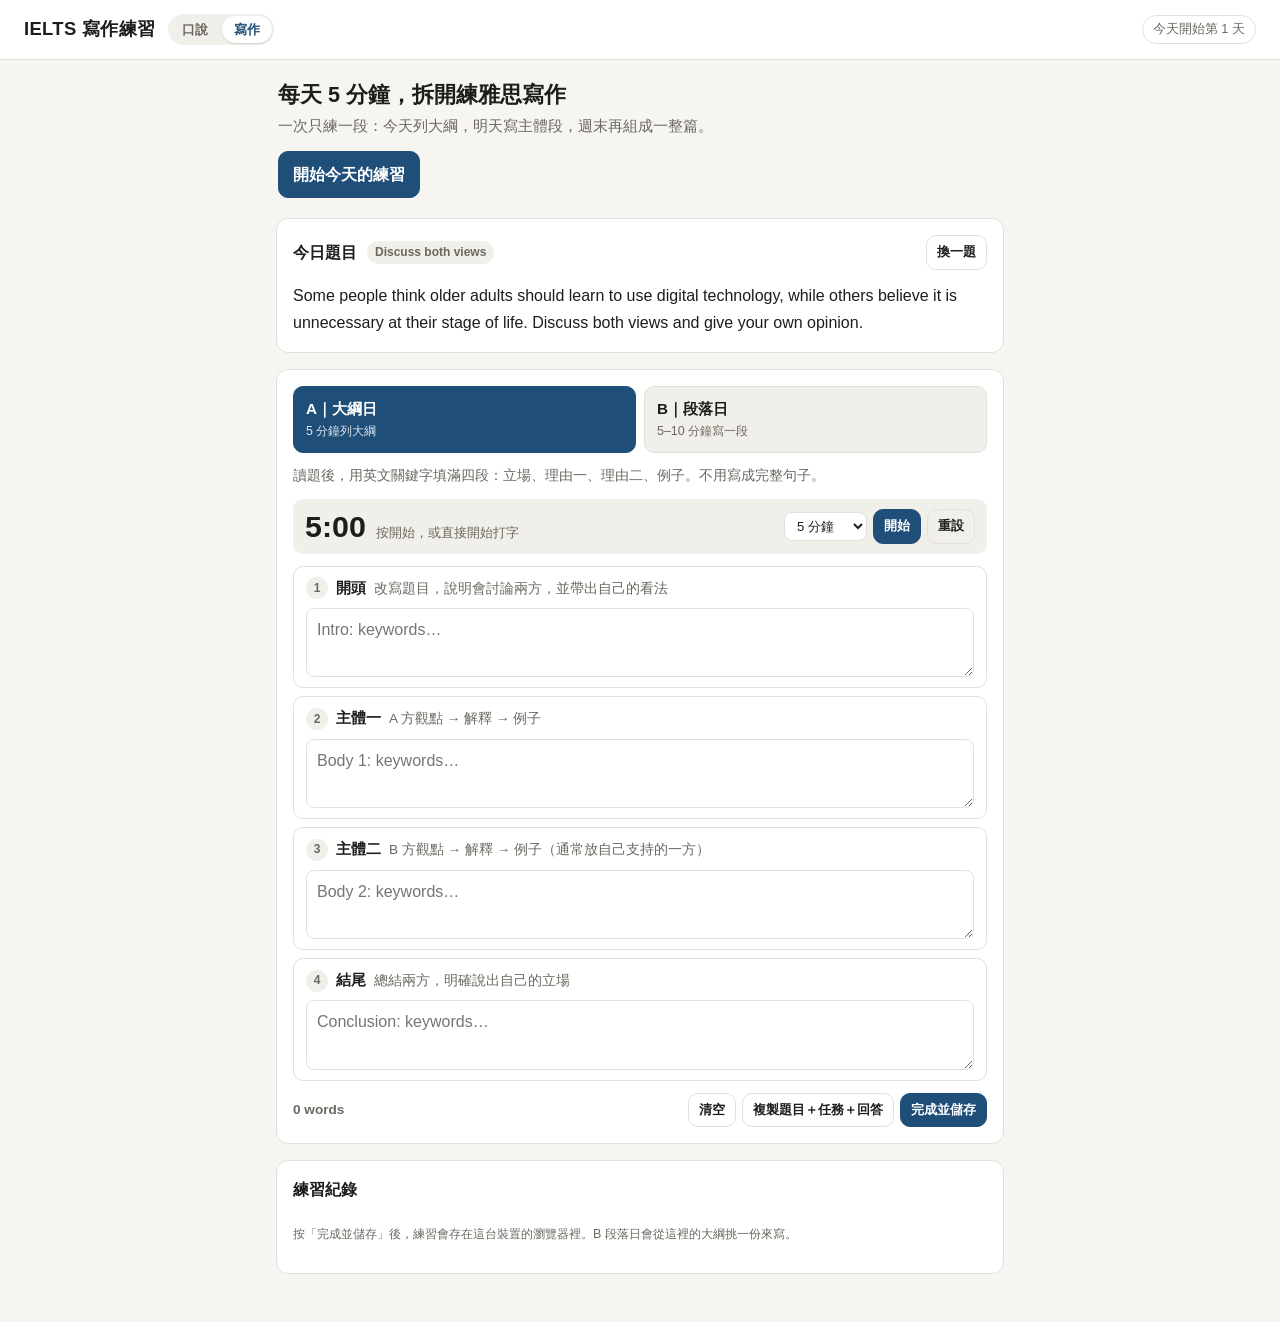
<file: writing/index.html>
<!DOCTYPE html>
<html lang="zh-Hant">

<head>
  <meta charset="UTF-8" />
  <meta name="viewport" content="width=device-width, initial-scale=1.0, viewport-fit=cover" />
  <title>IELTS 寫作練習</title>
  <meta name="description" content="IELTS Writing Task 2 每日 5 分鐘拆段練習" />
  <meta name="theme-color" content="#f6f5f1" media="(prefers-color-scheme: light)" />
  <meta name="theme-color" content="#151614" media="(prefers-color-scheme: dark)" />
  <meta name="apple-mobile-web-app-capable" content="yes" />
  <meta name="mobile-web-app-capable" content="yes" />
  <meta name="apple-mobile-web-app-title" content="IELTS 寫作" />
  <meta name="apple-mobile-web-app-status-bar-style" content="default" />
  <link rel="manifest" href="manifest.webmanifest" />
  <link rel="icon" href="../icons/icon.svg" type="image/svg+xml" />
  <link rel="apple-touch-icon" href="../icons/apple-touch-icon.png" />
  <link rel="stylesheet" href="../style.css" />
  <link rel="stylesheet" href="writing.css" />
</head>

<body>
  <header class="topbar">
    <div class="brand">
      <h1>IELTS 寫作練習</h1>
      <nav class="site-nav" aria-label="練習項目">
        <a href="../">口說</a>
        <a href="./" aria-current="page">寫作</a>
      </nav>
    </div>
    <div class="topbar-right">
      <span id="streak" class="pill" data-kind="off">還沒開始連續練習</span>
    </div>
  </header>

  <main class="w-main">
    <section class="w-hero">
      <h2>每天 5 分鐘，拆開練雅思寫作</h2>
      <p>一次只練一段：今天列大綱，明天寫主體段，週末再組成一整篇。</p>
      <button id="startBtn" class="btn primary" type="button">開始今天的練習</button>
    </section>

    <section class="w-card" aria-labelledby="promptHead">
      <div class="w-card-head">
        <h3 id="promptHead">今日題目</h3>
        <span id="promptType" class="w-tag"></span>
        <button id="swapBtn" class="btn small ghost" type="button">換一題</button>
      </div>
      <p id="promptText" class="w-prompt" lang="en"></p>
      <p id="promptSource" class="tip" hidden></p>
    </section>

    <section id="practice" class="w-card w-practice" aria-label="練習區">
      <div class="w-modes" role="tablist" aria-label="練習模式">
        <button id="modeA" class="w-mode" role="tab" type="button" data-mode="A">
          <b>A｜大綱日</b><small>5 分鐘列大綱</small>
        </button>
        <button id="modeB" class="w-mode" role="tab" type="button" data-mode="B">
          <b>B｜段落日</b><small>5–10 分鐘寫一段</small>
        </button>
      </div>
      <p id="modeDesc" class="w-mode-desc"></p>

      <div id="bControls" class="w-bcontrols" hidden>
        <label class="w-field">選擇大綱
          <select id="outlineSelect"></select>
        </label>
        <div class="w-field">這次要寫
          <div id="sectionPicker" class="w-segments" role="radiogroup" aria-label="要寫的段落"></div>
        </div>
      </div>

      <div class="w-timer" data-state="idle">
        <div class="w-clock-box">
          <span id="timerClock" class="w-clock">5:00</span>
          <span id="timerNote" class="w-timer-note">按開始，或直接開始打字</span>
        </div>
        <div class="w-timer-actions">
          <select id="timerLength" aria-label="計時長度">
            <option value="300">5 分鐘</option>
            <option value="600">10 分鐘</option>
            <option value="2400">40 分鐘</option>
          </select>
          <button id="timerToggle" class="btn small primary" type="button">開始</button>
          <button id="timerReset" class="btn small ghost" type="button">重設</button>
        </div>
      </div>

      <ol id="tasks" class="w-tasks"></ol>

      <label id="paragraphBox" class="w-paragraph" hidden>
        <span id="paragraphLabel" class="w-paragraph-label"></span>
        <textarea id="paragraph" rows="9" lang="en" spellcheck="true" placeholder="Write your paragraph here…"></textarea>
      </label>

      <div class="w-footer">
        <span id="wordCount" class="w-count">0 words</span>
        <div class="w-footer-actions">
          <button id="clearBtn" class="btn small ghost" type="button">清空</button>
          <button id="copyBtn" class="btn small ghost" type="button">複製題目＋任務＋回答</button>
          <button id="saveBtn" class="btn small primary" type="button">完成並儲存</button>
        </div>
      </div>
      <p id="saveNote" class="tip" hidden></p>
    </section>

    <section class="w-card" aria-labelledby="recordHead">
      <div class="w-card-head">
        <h3 id="recordHead">練習紀錄</h3>
        <span id="recordCount" class="w-tag"></span>
      </div>
      <p id="recordEmpty" class="tip">按「完成並儲存」後，練習會存在這台裝置的瀏覽器裡。B 段落日會從這裡的大綱挑一份來寫。</p>
      <ul id="records" class="w-records"></ul>
    </section>
  </main>

  <script src="prompts.js"></script>
  <script src="writing.js"></script>
</body>

</html>
</file>
<file: style.css>
:root {
  --bg: #f6f5f1;
  --panel: #ffffff;
  --panel-2: #f1efe9;
  --border: #e3e0d8;
  --text: #1d1d1b;
  --muted: #6b6860;
  --accent: #1f4e79;
  --accent-text: #ffffff;
  --danger: #b4323a;
  --live: #2f7d4f;
  --warn: #b26a00;
  --examiner: #1f4e79;
  --candidate: #8a4b14;
  --examiner-bg: #eef3f8;
  --candidate-bg: #fbf3ea;
  --radius: 12px;
  --font: -apple-system, BlinkMacSystemFont, "PingFang TC", "Noto Sans TC", "Microsoft JhengHei", "Segoe UI", sans-serif;
  color-scheme: light;
}

@media (prefers-color-scheme: dark) {
  :root {
    --bg: #151614;
    --panel: #1e1f1c;
    --panel-2: #262723;
    --border: #34352f;
    --text: #ecebe6;
    --muted: #a19f97;
    --accent: #7fb0e0;
    --accent-text: #0e1a26;
    --danger: #e0727a;
    --live: #6cc28f;
    --warn: #e5a54a;
    --examiner: #8fbbe6;
    --candidate: #e5b07c;
    --examiner-bg: #1d2731;
    --candidate-bg: #2c241b;
    color-scheme: dark;
  }
}

* { box-sizing: border-box; margin: 0; padding: 0; }
[hidden] { display: none !important; }

body {
  font-family: var(--font);
  background: var(--bg);
  color: var(--text);
  min-height: 100vh;
  line-height: 1.6;
  -webkit-font-smoothing: antialiased;
}

/* Top bar */
.topbar {
  display: flex;
  justify-content: space-between;
  align-items: center;
  gap: 12px;
  flex-wrap: wrap;
  padding: 14px 24px;
  border-bottom: 1px solid var(--border);
  background: var(--panel);
}
.brand { display: flex; align-items: baseline; gap: 12px; flex-wrap: wrap; }
.brand h1 { font-size: 1.15rem; font-weight: 700; letter-spacing: 0.02em; }
.subtitle { color: var(--muted); font-size: 0.85rem; }
.site-nav { display: inline-flex; gap: 2px; padding: 2px; border-radius: 999px; background: var(--panel-2); align-self: center; }
.site-nav a {
  font-size: 0.82rem; font-weight: 600; color: var(--muted); text-decoration: none;
  padding: 3px 12px; border-radius: 999px;
}
.site-nav a:hover { color: var(--text); }
.site-nav a[aria-current="page"] { background: var(--panel); color: var(--accent); box-shadow: 0 1px 2px rgba(0, 0, 0, 0.12); }
.topbar-right { display: flex; align-items: center; gap: 8px; flex-wrap: wrap; }
.elapsed { font-variant-numeric: tabular-nums; font-weight: 600; min-width: 3.5em; text-align: right; }

.pill {
  font-size: 0.8rem;
  padding: 3px 10px;
  border-radius: 999px;
  border: 1px solid var(--border);
  color: var(--muted);
  white-space: nowrap;
}
.pill[data-kind="live"], .pill[data-kind="on"] { color: var(--live); border-color: currentColor; }
.pill[data-kind="busy"], .pill[data-kind="paused"] { color: var(--warn); border-color: currentColor; }
.pill[data-kind="on"]::before { content: "● "; }

/* Layout */
.layout {
  display: grid;
  grid-template-columns: 320px minmax(0, 1fr);
  gap: 20px;
  padding: 20px 24px;
  max-width: 1280px;
  margin: 0 auto;
  align-items: start;
}
.panel {
  background: var(--panel);
  border: 1px solid var(--border);
  border-radius: var(--radius);
}
.side {
  padding: 18px;
  display: flex;
  flex-direction: column;
  gap: 18px;
  position: sticky;
  top: 20px;
}
.main { padding: 18px 20px; display: flex; flex-direction: column; gap: 14px; min-height: 70vh; }

/* Buttons */
.actions { display: grid; grid-template-columns: 1fr 1fr; gap: 10px; }
.btn {
  font: inherit;
  font-weight: 600;
  padding: 10px 14px;
  border-radius: 10px;
  border: 1px solid var(--border);
  background: var(--panel-2);
  color: var(--text);
  cursor: pointer;
  transition: opacity 0.15s, transform 0.05s;
}
.btn:active:not(:disabled) { transform: translateY(1px); }
.btn:disabled { opacity: 0.4; cursor: not-allowed; }
.btn.primary { background: var(--accent); color: var(--accent-text); border-color: var(--accent); }
.btn.danger { background: transparent; color: var(--danger); border-color: var(--danger); }
.btn.ghost { background: transparent; }
.export { display: grid; grid-template-columns: 1fr 1fr; gap: 10px; }
.btn.small { font-size: 0.8rem; padding: 6px 10px; margin-top: 10px; }

/* Part stepper */
.parts { list-style: none; display: flex; flex-direction: column; gap: 6px; }
.parts li {
  display: flex;
  gap: 12px;
  align-items: center;
  padding: 8px 10px;
  border-radius: 10px;
  color: var(--muted);
}
.parts li b { display: block; font-size: 0.95rem; color: var(--text); }
.parts li small { font-size: 0.78rem; }
.parts .num {
  width: 28px; height: 28px; flex-shrink: 0;
  display: grid; place-items: center;
  border-radius: 50%;
  border: 1.5px solid var(--border);
  font-weight: 700; font-size: 0.85rem;
}
.parts li[data-status="current"] { background: var(--panel-2); }
.parts li[data-status="current"] .num { background: var(--accent); color: var(--accent-text); border-color: var(--accent); }
.parts li[data-status="done"] .num { border-color: var(--live); color: var(--live); }
.parts li[data-status="todo"] b { color: var(--muted); }
.parts li[data-status="skip"] { opacity: 0.35; }
.parts li[data-status="skip"] b { color: var(--muted); text-decoration: line-through; }

/* Practice mode */
.mode { display: flex; flex-direction: column; gap: 4px; font-size: 0.85rem; font-weight: 600; color: var(--muted); }
.mode select {
  font: inherit; font-weight: 400; color: var(--text);
  padding: 8px 10px;
  border-radius: 10px;
  border: 1px solid var(--border);
  background: var(--panel-2);
}
.mode select:disabled { opacity: 0.6; }

/* Timer */
.timer {
  padding: 14px;
  border-radius: 10px;
  background: var(--panel-2);
  text-align: center;
}
.timer-label { font-size: 0.85rem; color: var(--muted); }
.timer-clock {
  font-size: 2.6rem;
  font-weight: 700;
  font-variant-numeric: tabular-nums;
  line-height: 1.2;
}
.timer-track { height: 6px; border-radius: 3px; background: var(--border); overflow: hidden; margin: 6px 0 8px; }
.timer-bar { height: 100%; width: 0; background: var(--accent); transition: width 0.25s linear; }
.timer-hint { font-size: 0.8rem; color: var(--muted); }
.timer[data-mode="prep"] .timer-clock { color: var(--warn); }
.timer[data-mode="prep"] .timer-bar { background: var(--warn); }
.timer[data-mode="speak"] .timer-clock { color: var(--live); }
.timer[data-mode="speak"] .timer-bar { background: var(--live); }
.timer[data-mode="warn"] .timer-clock { color: var(--danger); }
.timer[data-mode="warn"] .timer-bar { background: var(--danger); }

/* Cue card */
.cue {
  border: 1.5px dashed var(--border);
  border-radius: 10px;
  padding: 14px;
  font-family: Georgia, "Times New Roman", serif;
}
.cue-label { font-family: var(--font); font-size: 0.75rem; color: var(--muted); margin-bottom: 6px; }
.cue-topic { font-weight: 700; font-size: 1.05rem; }
.cue-say { margin-top: 8px; font-style: italic; }
.cue ul { margin: 4px 0 6px 20px; }
.cue-final { font-style: italic; }

/* Settings */
.settings { border-top: 1px solid var(--border); padding-top: 12px; }
.settings summary { cursor: pointer; font-weight: 600; color: var(--muted); }
.settings label { display: flex; flex-direction: column; gap: 4px; font-size: 0.85rem; margin-top: 10px; color: var(--muted); }
.settings select, .settings input[type="range"] { font: inherit; color: var(--text); }
.settings select {
  padding: 6px 8px;
  border-radius: 8px;
  border: 1px solid var(--border);
  background: var(--panel-2);
}
.tip { font-size: 0.78rem; color: var(--muted); margin-top: 10px; }

/* Notice */
.notice { padding: 10px 14px; border-radius: 10px; background: var(--panel-2); font-size: 0.9rem; }
.notice[data-kind="error"] { color: var(--danger); border: 1px solid currentColor; background: transparent; }

/* Transcript */
.transcript-head { display: flex; justify-content: space-between; align-items: baseline; gap: 12px; flex-wrap: wrap; }
.transcript-head h2, .feedback-head h2 { font-size: 1.05rem; }
.legend { font-size: 0.8rem; color: var(--muted); display: flex; align-items: center; gap: 6px; }
.dot { width: 9px; height: 9px; border-radius: 50%; display: inline-block; }
.dot.examiner { background: var(--examiner); }
.dot.candidate { background: var(--candidate); margin-left: 8px; }

.transcript-scroll {
  flex: 1;
  min-height: 320px;
  max-height: 62vh;
  overflow-y: auto;
  padding-right: 4px;
}
.empty { color: var(--muted); text-align: center; padding: 60px 12px; font-size: 0.95rem; }
.transcript { display: flex; flex-direction: column; gap: 10px; }
.line { display: flex; flex-direction: column; gap: 2px; max-width: 85%; padding: 8px 12px; border-radius: 10px; }
.line .who { font-size: 0.72rem; font-weight: 700; letter-spacing: 0.04em; text-transform: uppercase; }
.line .text { white-space: pre-wrap; overflow-wrap: anywhere; }
.line.examiner { align-self: flex-start; background: var(--examiner-bg); }
.line.examiner .who { color: var(--examiner); }
.line.candidate { align-self: flex-end; background: var(--candidate-bg); }
.line.candidate .who { color: var(--candidate); }
.line.system { align-self: center; max-width: 100%; padding: 2px 8px; color: var(--muted); font-size: 0.8rem; text-align: center; }
.line.system .who { display: none; }

/* Hints toggle */
.head-right { display: flex; align-items: center; gap: 14px; flex-wrap: wrap; }
.switch { display: inline-flex; align-items: center; gap: 8px; cursor: pointer; font-size: 0.85rem; font-weight: 600; user-select: none; -webkit-user-select: none; }
.switch input { position: absolute; opacity: 0; width: 1px; height: 1px; }
.switch-track {
  position: relative;
  width: 36px; height: 20px; flex-shrink: 0;
  border-radius: 999px;
  background: var(--border);
  transition: background 0.15s;
}
.switch-track::after {
  content: "";
  position: absolute; top: 2px; left: 2px;
  width: 16px; height: 16px; border-radius: 50%;
  background: var(--panel);
  box-shadow: 0 1px 2px rgba(0, 0, 0, 0.25);
  transition: transform 0.15s;
}
.switch input:checked + .switch-track { background: var(--accent); }
.switch input:checked + .switch-track::after { transform: translateX(16px); }
.switch input:focus-visible + .switch-track { outline: 2px solid var(--accent); outline-offset: 2px; }
.switch-label { color: var(--muted); }
.switch input:checked ~ .switch-label { color: var(--accent); }

/* Hints card */
.hints {
  border: 1px solid var(--border);
  border-left: 3px solid var(--accent);
  border-radius: 10px;
  background: var(--panel-2);
  padding: 10px 14px 12px;
  display: flex;
  flex-direction: column;
  gap: 8px;
}
.hints-head { display: flex; align-items: baseline; gap: 10px; min-width: 0; }
.hints-title { font-size: 0.75rem; font-weight: 700; letter-spacing: 0.04em; color: var(--accent); white-space: nowrap; }
.hints-for { font-size: 0.82rem; color: var(--muted); font-style: italic; overflow: hidden; text-overflow: ellipsis; white-space: nowrap; min-width: 0; }
.hints-body { display: flex; flex-direction: column; gap: 10px; max-height: 38vh; overflow-y: auto; }
.hints[data-status="loading"] .hints-note { animation: hint-pulse 1.2s ease-in-out infinite; }
@keyframes hint-pulse { 50% { opacity: 0.45; } }
.hints-note { font-size: 0.85rem; color: var(--muted); }
.hints-note[data-kind="error"] { color: var(--danger); }
.hints-action { color: var(--accent); align-self: flex-start; }
.hint-starter { display: flex; gap: 8px; align-items: baseline; font-size: 0.92rem; }
.hint-tag {
  flex-shrink: 0;
  font-size: 0.7rem; font-weight: 700;
  padding: 1px 6px; border-radius: 6px;
  background: var(--accent); color: var(--accent-text);
}
.hint-phrases { list-style: none; display: grid; grid-template-columns: repeat(auto-fill, minmax(240px, 1fr)); gap: 6px 16px; }
.hint-line { display: flex; flex-wrap: wrap; align-items: baseline; gap: 2px 8px; }
.hint-line b { font-size: 0.95rem; }
.zh { font-size: 0.8rem; color: var(--muted); }
.hint-ex { font-size: 0.82rem; color: var(--muted); font-style: italic; }
.hint-words { list-style: none; display: flex; flex-wrap: wrap; gap: 6px; }
.hint-words li {
  display: inline-flex; align-items: baseline; gap: 6px;
  padding: 3px 10px; border-radius: 999px;
  background: var(--panel); border: 1px solid var(--border);
  font-size: 0.88rem;
}

/* Tutor review */
.tutor { border-top: 1px solid var(--border); padding-top: 18px; display: flex; flex-direction: column; gap: 12px; }
.tutor #tutorStartBtn { margin-top: 0; }
.tutor > .tip { margin-top: -4px; }
.tutor-log { display: flex; flex-direction: column; gap: 12px; }
.tutor-log:empty { display: none; }
.tutor-msg { border: 1px solid var(--border); border-radius: 10px; padding: 14px 16px; }
.tutor-msg.model { border-left: 3px solid var(--accent); }
.tutor-msg.user { background: var(--panel-2); align-self: flex-end; max-width: 85%; display: flex; flex-direction: column; gap: 4px; }
.tutor-msg.user .who { font-size: 0.7rem; font-weight: 700; color: var(--candidate); }
.tutor-msg.user p { white-space: pre-wrap; }
#tutorStatus[data-kind=""] { animation: hint-pulse 1.2s ease-in-out infinite; }
.tutor-md { font-size: 0.92rem; line-height: 1.65; overflow-wrap: anywhere; }
.tutor-md.plain { white-space: pre-wrap; }
.tutor-md > * + * { margin-top: 0.6em; }
.tutor-md h1, .tutor-md h2 { font-size: 1.05rem; margin-top: 1.2em; }
.tutor-md h3, .tutor-md h4 { font-size: 0.97rem; margin-top: 1em; color: var(--accent); }
.tutor-md ul, .tutor-md ol { padding-left: 1.4em; }
.tutor-md li + li { margin-top: 0.2em; }
.tutor-md li > ul, .tutor-md li > ol { margin-top: 0.2em; }
.tutor-md blockquote { border-left: 3px solid var(--candidate); padding: 2px 10px; color: var(--muted); }
.tutor-md hr { border: 0; border-top: 1px solid var(--border); margin: 1em 0; }
.tutor-md code { font-size: 0.85em; background: var(--panel-2); padding: 1px 4px; border-radius: 4px; }
.tutor-md table { display: block; overflow-x: auto; border-collapse: collapse; font-size: 0.88rem; }
.tutor-md th, .tutor-md td { border: 1px solid var(--border); padding: 6px 10px; text-align: left; vertical-align: top; }
.tutor-md th { background: var(--panel-2); }
.tutor-form { display: flex; flex-direction: column; gap: 8px; }
.tutor-form textarea {
  font: inherit; color: var(--text);
  padding: 10px 12px; border-radius: 10px;
  border: 1px solid var(--border); background: var(--panel-2);
  resize: vertical;
}
.tutor-form button { align-self: flex-end; margin-top: 0; }

/* Tutor history */
.history { border-top: 1px solid var(--border); padding-top: 12px; }
.history summary { cursor: pointer; font-weight: 600; color: var(--muted); }
.history .count { font-weight: 400; }
.history-list { list-style: none; margin-top: 8px; display: flex; flex-direction: column; gap: 4px; max-height: 40vh; overflow-y: auto; }
.history-item { display: flex; align-items: stretch; border-radius: 8px; }
.history-item:hover, .history-item[data-active="true"] { background: var(--panel-2); }
.history-open {
  flex: 1; min-width: 0;
  font: inherit; color: var(--text); text-align: left;
  background: none; border: 0; cursor: pointer;
  padding: 7px 8px;
  display: flex; flex-direction: column; gap: 1px;
}
.history-open b { font-size: 0.85rem; font-weight: 600; }
.history-open small { font-size: 0.75rem; color: var(--muted); overflow: hidden; text-overflow: ellipsis; white-space: nowrap; }
.history-delete { font: inherit; font-size: 0.75rem; color: var(--muted); background: none; border: 0; cursor: pointer; padding: 0 10px; opacity: 0; }
.history-item:hover .history-delete, .history-delete:focus-visible { opacity: 1; }
@media (hover: none) { .history-delete { opacity: 1; } }
.history-delete:hover { color: var(--danger); }

.history-dialog {
  width: min(860px, calc(100vw - 32px));
  max-height: calc(100dvh - 48px);
  margin: auto;
  padding: 18px 20px;
  border: 1px solid var(--border);
  border-radius: 14px;
  background: var(--panel);
  color: var(--text);
}
.history-dialog[open] { display: flex; flex-direction: column; gap: 12px; }
.history-dialog::backdrop { background: rgba(0, 0, 0, 0.45); }
.history-dialog-head { display: flex; justify-content: space-between; align-items: flex-start; gap: 12px; }
.history-dialog-title { min-width: 0; }
.history-dialog-title h2 { font-size: 1.05rem; }
.history-dialog-title .tip { margin-top: 2px; }
.history-dialog-actions { display: flex; gap: 6px; flex-shrink: 0; }
.history-dialog-actions .btn { margin-top: 0; }
.history-transcript { white-space: pre-wrap; font: inherit; font-size: 0.82rem; color: var(--text); background: var(--panel-2); border-radius: 8px; padding: 10px 12px; margin-top: 6px; max-height: 40vh; overflow-y: auto; }

/* Study list */
.study { border-top: 1px solid var(--border); padding-top: 18px; display: flex; flex-direction: column; gap: 14px; }
.study #studyStartBtn { align-self: flex-start; margin-top: 0; }
.study-body { display: flex; flex-direction: column; gap: 18px; }
.study-area { border: 1px solid var(--border); border-left: 3px solid var(--accent); border-radius: 10px; padding: 14px; display: flex; flex-direction: column; gap: 10px; }
.study-area h3 { font-size: 0.95rem; }
.study-area > .tip { margin-top: -6px; }
.study-content { display: flex; flex-direction: column; gap: 14px; }
.study-content[data-status="loading"] .hints-note { animation: hint-pulse 1.2s ease-in-out infinite; }
.study-topic { display: flex; flex-direction: column; gap: 8px; }
.study-topic h4 { font-size: 0.88rem; color: var(--accent); }
.study-past, .study-sources { font-size: 0.82rem; color: var(--muted); }
.study-past summary, .study-sources summary { cursor: pointer; }
.study-past ul, .study-sources ul { padding-left: 18px; margin-top: 4px; display: flex; flex-direction: column; gap: 2px; }
.study-sources a { color: var(--accent); word-break: break-word; }
.study-search { width: 100%; height: 64px; border: 0; }
.study-fixes { padding-left: 20px; display: flex; flex-direction: column; gap: 12px; }
.fix-pair { display: flex; flex-wrap: wrap; align-items: baseline; gap: 4px 8px; }
.fix-wrong { color: var(--danger); }
.fix-right { color: var(--live); font-size: 0.98rem; }
.fix-arrow { color: var(--muted); }
.fix-context { font-size: 0.82rem; color: var(--muted); font-style: italic; display: flex; flex-wrap: wrap; gap: 2px 6px; }
.fix-label { font-style: normal; font-weight: 600; }
.fix-why { font-size: 0.85rem; }

/* Feedback */
.feedback { border-top: 1px solid var(--border); padding-top: 18px; display: flex; flex-direction: column; gap: 14px; }
.feedback-head { display: flex; justify-content: space-between; align-items: center; gap: 12px; }
.overall { display: flex; align-items: baseline; gap: 8px; color: var(--muted); }
.overall b { font-size: 2rem; color: var(--accent); font-variant-numeric: tabular-nums; }
.summary { white-space: pre-wrap; }
.criteria { display: grid; grid-template-columns: repeat(auto-fit, minmax(300px, 1fr)); gap: 14px; }
.criterion { border: 1px solid var(--border); border-radius: 10px; padding: 14px; display: flex; flex-direction: column; gap: 8px; }
.criterion header { display: flex; justify-content: space-between; align-items: baseline; gap: 8px; }
.criterion h3 { font-size: 0.95rem; }
.criterion h4 { font-size: 0.82rem; color: var(--muted); margin-top: 4px; }
.criterion .band { font-weight: 700; color: var(--accent); white-space: nowrap; }
.criterion blockquote { border-left: 3px solid var(--candidate); padding: 2px 10px; font-style: italic; color: var(--candidate); }
.criterion .note { font-size: 0.88rem; color: var(--muted); }
.criterion ol { padding-left: 20px; display: flex; flex-direction: column; gap: 4px; }
.disclaimer { font-size: 0.78rem; color: var(--muted); }

@media (max-width: 860px) {
  .topbar { padding: 12px 16px; }
  .layout { grid-template-columns: 1fr; padding: 16px; }
  .side { position: static; }
  .line { max-width: 100%; }
  .criteria { grid-template-columns: 1fr; }
}

/* API key */
.apikey { margin-top: 10px; display: flex; flex-direction: column; gap: 6px; font-size: 0.85rem; color: var(--muted); }
.apikey-head { display: flex; align-items: center; gap: 8px; justify-content: space-between; }
.apikey-row { display: flex; gap: 8px; }
.apikey-row input {
  flex: 1;
  min-width: 0;
  font: inherit;
  font-size: 16px; /* prevents iOS zoom on focus */
  padding: 6px 8px;
  border-radius: 8px;
  border: 1px solid var(--border);
  background: var(--panel-2);
  color: var(--text);
}
.apikey-row .btn.small { margin-top: 0; }
.link { font: inherit; font-size: 0.8rem; background: none; border: 0; color: var(--danger); cursor: pointer; text-align: left; padding: 0; }
.tip a { color: var(--accent); }
.tip code { font-size: 0.75rem; }

/* Phone layout */
@media (max-width: 600px) {
  body { padding-bottom: env(safe-area-inset-bottom); }
  .topbar { padding-top: max(12px, env(safe-area-inset-top)); }
  .subtitle { display: none; }
  .brand h1 { font-size: 1.05rem; }
  .side { padding: 14px; gap: 14px; }
  .parts { flex-direction: row; justify-content: space-between; gap: 4px; }
  .parts li { flex-direction: column; gap: 4px; padding: 6px 4px; flex: 1; text-align: center; }
  .parts li small { display: none; }
  .parts li b { font-size: 0.8rem; }
  .timer-clock { font-size: 2.2rem; }
  .main { padding: 14px; min-height: 0; }
  .transcript-scroll { min-height: 240px; max-height: 55vh; }
  .hints-body { max-height: 32vh; }
  .hint-phrases { grid-template-columns: 1fr; }
  .settings select, .mode select, .tutor-form textarea { font-size: 16px; }
  .tutor-msg.user { max-width: 100%; }
  .history-dialog { width: 100vw; max-width: 100vw; height: 100dvh; max-height: 100dvh; border-radius: 0; border: 0; padding: max(14px, env(safe-area-inset-top)) 16px 16px; }
  .history-dialog-head { flex-direction: column-reverse; }
  .history-dialog-actions { align-self: flex-end; }
  .history-dialog textarea { font-size: 16px; }
}
</file>
<file: writing/writing.css>
/* IELTS writing practice. Colours, reset, top bar and buttons come from ../style.css */

.w-main {
  max-width: 760px;
  margin: 0 auto;
  padding: 16px 16px 48px;
  display: flex;
  flex-direction: column;
  gap: 16px;
}
.w-main .btn.small { margin-top: 0; }

/* Hero */
.w-hero { display: flex; flex-direction: column; gap: 6px; padding: 4px 2px; }
.w-hero h2 { font-size: 1.35rem; line-height: 1.35; }
.w-hero p { color: var(--muted); font-size: 0.92rem; }
.w-hero .btn { align-self: flex-start; margin-top: 6px; }

/* Cards */
.w-card {
  background: var(--panel);
  border: 1px solid var(--border);
  border-radius: var(--radius);
  padding: 16px;
  display: flex;
  flex-direction: column;
  gap: 12px;
}
.w-card-head { display: flex; align-items: center; gap: 10px; flex-wrap: wrap; }
.w-card-head h3 { font-size: 1rem; }
.w-card-head .btn { margin-left: auto; }
.w-tag {
  font-size: 0.75rem; font-weight: 600;
  padding: 2px 8px; border-radius: 999px;
  background: var(--panel-2); color: var(--muted);
}
.w-tag:empty { display: none; }
.w-prompt { font-size: 1rem; line-height: 1.7; }

/* Mode tabs */
.w-modes { display: grid; grid-template-columns: 1fr 1fr; gap: 8px; }
.w-mode {
  font: inherit; color: var(--text); text-align: left; cursor: pointer;
  padding: 10px 12px;
  border-radius: 10px;
  border: 1px solid var(--border);
  background: var(--panel-2);
  display: flex; flex-direction: column; gap: 1px;
}
.w-mode b { font-size: 0.95rem; }
.w-mode small { font-size: 0.78rem; color: var(--muted); }
.w-mode[aria-selected="true"] { background: var(--accent); border-color: var(--accent); color: var(--accent-text); }
.w-mode[aria-selected="true"] small { color: inherit; opacity: 0.85; }
.w-mode-desc { font-size: 0.85rem; color: var(--muted); }

/* Mode B controls */
.w-bcontrols { display: flex; flex-direction: column; gap: 10px; }
.w-field { display: flex; flex-direction: column; gap: 4px; font-size: 0.82rem; font-weight: 600; color: var(--muted); }
.w-field select {
  font: inherit; font-weight: 400; color: var(--text);
  padding: 8px 10px; border-radius: 10px;
  border: 1px solid var(--border); background: var(--panel-2);
  max-width: 100%;
}
.w-segments { display: flex; flex-wrap: wrap; gap: 6px; }
.w-segment {
  font: inherit; font-size: 0.85rem; font-weight: 600; color: var(--text); cursor: pointer;
  padding: 5px 12px; border-radius: 999px;
  border: 1px solid var(--border); background: var(--panel);
}
.w-segment[aria-checked="true"] { background: var(--accent); border-color: var(--accent); color: var(--accent-text); }

/* Timer */
.w-timer {
  display: flex; align-items: center; justify-content: space-between; gap: 12px; flex-wrap: wrap;
  padding: 10px 12px;
  border-radius: 10px;
  background: var(--panel-2);
}
.w-clock-box { display: flex; align-items: baseline; gap: 10px; flex-wrap: wrap; min-width: 0; }
.w-clock { font-size: 1.9rem; font-weight: 700; font-variant-numeric: tabular-nums; line-height: 1.1; }
.w-timer-note { font-size: 0.8rem; color: var(--muted); }
.w-timer[data-state="running"] .w-clock { color: var(--accent); }
.w-timer[data-state="warn"] .w-clock, .w-timer[data-state="warn"] .w-timer-note { color: var(--warn); }
.w-timer[data-state="over"] .w-clock, .w-timer[data-state="over"] .w-timer-note { color: var(--danger); }
.w-timer-actions { display: flex; gap: 6px; align-items: center; }
.w-timer-actions select {
  font: inherit; font-size: 0.82rem; color: var(--text);
  padding: 5px 8px; border-radius: 8px;
  border: 1px solid var(--border); background: var(--panel);
}

/* Paragraph task cards */
.w-tasks { list-style: none; display: flex; flex-direction: column; gap: 8px; }
.w-task {
  border: 1px solid var(--border);
  border-radius: 10px;
  padding: 10px 12px;
  display: flex; flex-direction: column; gap: 8px;
  transition: background 0.15s, border-color 0.15s;
}
.w-task[data-current="true"] { border-color: var(--accent); background: var(--examiner-bg); box-shadow: inset 3px 0 0 var(--accent); }
.w-task-head { display: flex; align-items: baseline; gap: 8px; flex-wrap: wrap; }
.w-num {
  width: 22px; height: 22px; flex-shrink: 0; align-self: center;
  display: grid; place-items: center;
  border-radius: 50%;
  font-size: 0.75rem; font-weight: 700;
  background: var(--panel-2); color: var(--muted);
}
.w-task[data-current="true"] .w-num { background: var(--accent); color: var(--accent-text); }
.w-task-head b { font-size: 0.92rem; }
.w-task-text { font-size: 0.85rem; color: var(--muted); flex: 1 1 220px; }
.w-outline-line { font-size: 0.85rem; display: flex; gap: 8px; align-items: baseline; }
.w-outline-tag { flex-shrink: 0; font-size: 0.7rem; font-weight: 700; padding: 1px 6px; border-radius: 6px; background: var(--panel-2); color: var(--muted); }

.w-keywords, .w-paragraph textarea {
  width: 100%;
  font: inherit; color: var(--text);
  padding: 8px 10px; border-radius: 8px;
  border: 1px solid var(--border); background: var(--panel);
  resize: vertical;
}
.w-keywords:focus, .w-paragraph textarea:focus { outline: 2px solid var(--accent); outline-offset: -1px; }
.w-paragraph { display: flex; flex-direction: column; gap: 6px; }
.w-paragraph-label { font-size: 0.85rem; font-weight: 600; }
.w-paragraph textarea { line-height: 1.7; }

.w-footer { display: flex; align-items: center; justify-content: space-between; gap: 10px; flex-wrap: wrap; }
.w-count { font-size: 0.85rem; font-weight: 600; font-variant-numeric: tabular-nums; color: var(--muted); }
.w-footer-actions { display: flex; gap: 6px; flex-wrap: wrap; }

/* Records */
.w-records { list-style: none; display: flex; flex-direction: column; gap: 6px; }
.w-record details { border: 1px solid var(--border); border-radius: 10px; }
.w-record summary {
  cursor: pointer; list-style: none;
  padding: 8px 12px;
  display: flex; justify-content: space-between; align-items: baseline; gap: 10px; flex-wrap: wrap;
}
.w-record summary::-webkit-details-marker { display: none; }
.w-record summary b { font-size: 0.88rem; }
.w-record-meta { font-size: 0.78rem; color: var(--muted); }
.w-record-body { padding: 0 12px 12px; display: flex; flex-direction: column; gap: 8px; }
.w-record-prompt { font-size: 0.82rem; color: var(--muted); }
.w-record-text { white-space: pre-wrap; font: inherit; font-size: 0.88rem; background: var(--panel-2); border-radius: 8px; padding: 8px 10px; }
.w-record-actions { display: flex; gap: 6px; flex-wrap: wrap; }
.w-delete { color: var(--danger); }

@media (max-width: 600px) {
  .w-main { padding: 12px 16px 40px; gap: 12px; }
  .w-hero h2 { font-size: 1.2rem; }
  .w-card { padding: 14px; }
  .w-clock { font-size: 1.6rem; }
  .w-keywords, .w-paragraph textarea, .w-field select, .w-timer-actions select { font-size: 16px; }
}
</file>
